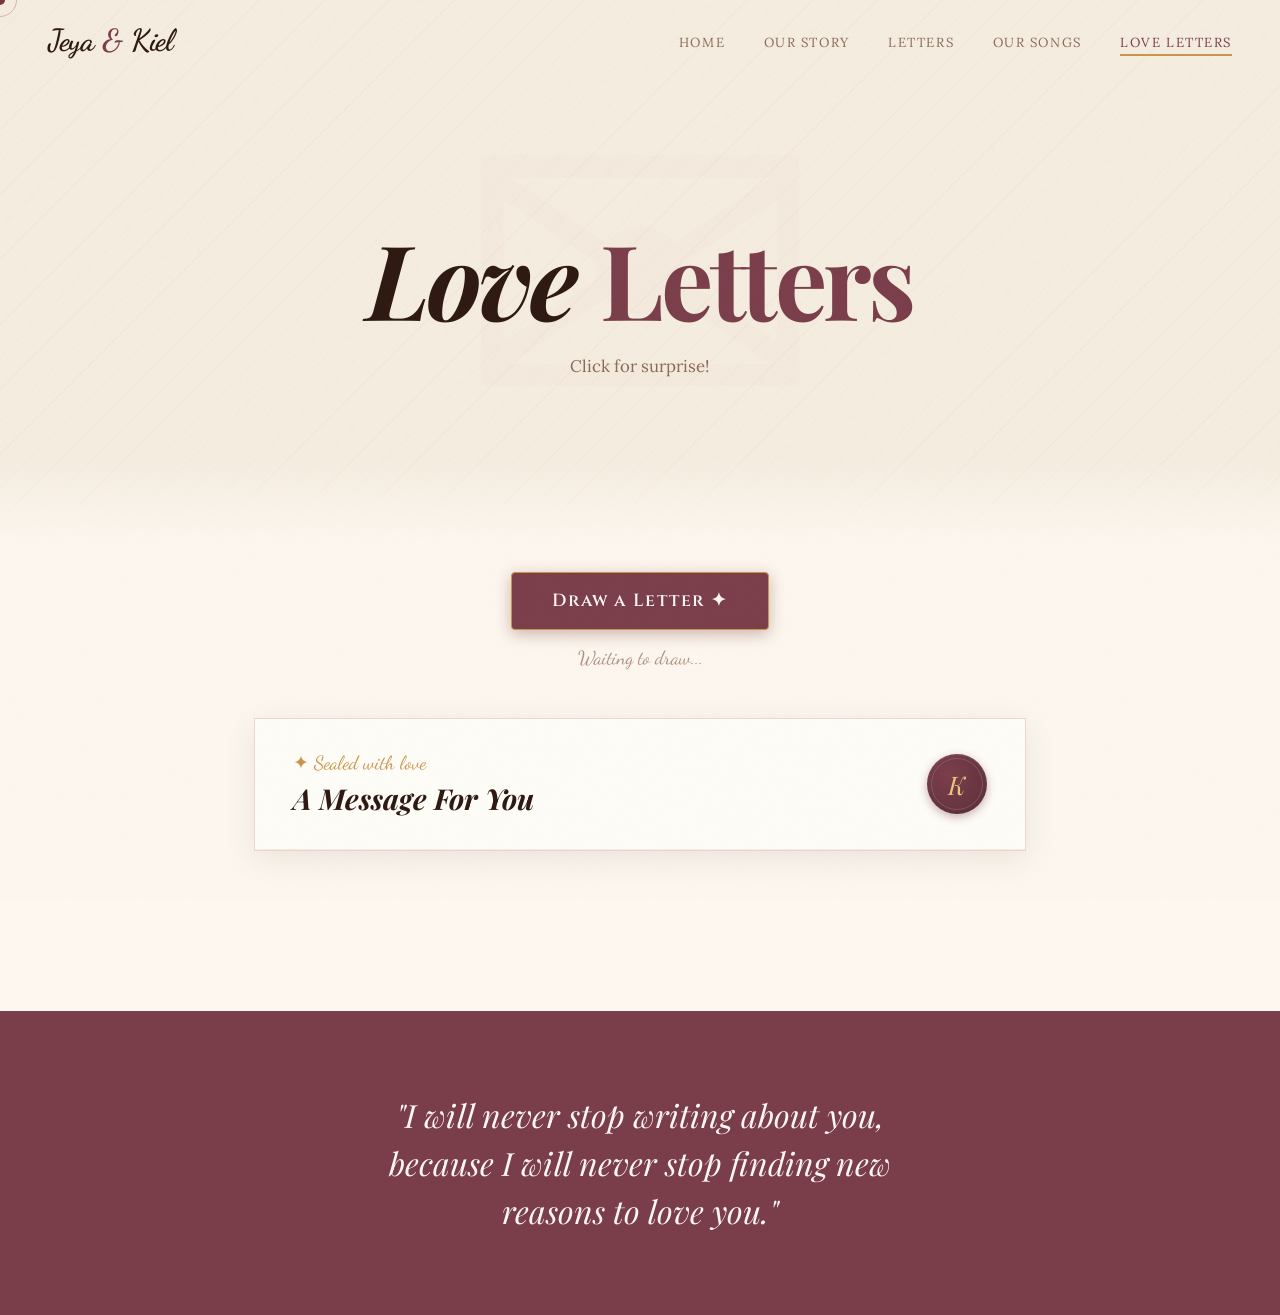
<file: letters.html>
<!DOCTYPE html>
<html lang="en">
<head>
  <meta charset="UTF-8" />
  <meta name="viewport" content="width=device-width, initial-scale=1.0" />
  <meta name="description" content="Love Letters — Draw a random memory from the vault." />
  <title>Love Letters — Film & Forever</title>
  
  <link href="https://fonts.googleapis.com/css2?family=Cormorant+Garamond:ital,wght@0,400;0,600;1,400;1,600&family=Lora:ital,wght@0,400;0,500;1,400&family=Dancing+Script:wght@400;500;600&family=Cinzel:wght@400;500;600&family=Playfair+Display:ital,wght@0,400;0,600;1,400;1,600&display=swap" rel="stylesheet">
  
  <link rel="stylesheet" href="css/style.css" />
  <link rel="stylesheet" href="css/letters.css" />
</head>
<body>

  <div class="cursor" id="cursor"></div>
  <div class="cursor-ring" id="cursor-ring"></div>
  <div class="grain"></div>
  <div class="page-curtain"></div>

  <div class="mobile-nav-overlay" id="mobile-nav">
    <button class="mobile-nav-close" id="mobile-nav-close">✕</button>
    <nav>
      <ul class="mobile-nav-links">
        <li><a href="index.html">Home</a></li>
        <li><a href="story.html">Our Story</a></li>
        <li><a href="blogs.html">Letters</a></li>
        <li><a href="playlist.html">Our Songs</a></li>
        <li><a href="letters.html" class="active">Love Letters</a></li>
      </ul>
    </nav>
    <p class="mobile-nav-deco">Written in stars ✦</p>
  </div>

  <header class="nav" id="nav">
    <a href="index.html" class="nav-logo">Jeya <em>&</em> Kiel</a>
    <nav>
      <ul class="nav-links">
        <li><a href="index.html">Home</a></li>
        <li><a href="story.html">Our Story</a></li>
        <li><a href="blogs.html">Letters</a></li>
        <li><a href="playlist.html">Our Songs</a></li>
        <li><a href="letters.html" class="active">Love Letters</a></li>
      </ul>
    </nav>
    <button class="nav-hamburger" id="nav-hamburger" aria-label="Menu">
      <span></span><span></span><span></span>
    </button>
  </header>

  <section class="letters-hero">
    <div class="letters-hero-content">
      <h1>Love <em>Letters</em></h1>
      <p>Click for surprise!</p>
    </div>
    <div class="letters-hero-deco"></div>
  </section>

  <section class="letters-section">
    
    <div class="roulette-controls">
      <button id="draw-btn" class="draw-btn">Draw a Letter ✦</button>
      <p id="roulette-status" class="roulette-status">Waiting to draw...</p>
    </div>

    <div class="envelope-card" id="master-envelope">
      <div class="envelope">
        
        <div class="envelope-flap">
          <div class="envelope-left">
            <span class="envelope-month-tag">✦ Sealed with love</span>
            <h2 class="envelope-title" id="env-title">A Message For You</h2>
          </div>
          <div class="envelope-right">
            <div class="wax-seal" id="env-seal">K</div>
          </div>
        </div>

        <div class="letter-content">
          <div class="letter-paper">
            
            <div class="letter-stamp">
              <span class="letter-stamp-icon">🕊️</span>
              <span class="letter-stamp-label">Forever</span>
            </div>

            <div class="letter-paper-content">
              <span class="letter-salutation">My Dearest Jeya,</span>
              
              <div class="letter-body" id="env-body">
                <p>The contents of this letter are currently hidden. Please click the "Draw a Letter" button above to let fate choose a message for you.</p>
              </div>
              
              <div class="letter-closing">
                <span class="letter-closing-word">Endlessly yours,</span>
                <span class="letter-signature">Kiel</span>
              </div>
            </div>

          </div>
        </div>
      </div>
    </div>

  </section>

  <section class="letters-quote">
    <blockquote>"I will never stop writing about you, because I will never stop finding new reasons to love you."</blockquote>
  </section>

  <script src="js/main.js"></script>
  <script src="js/letters.js"></script>
</body>
</html>
</file>
<file: css/style.css>
/* ===========================
   GLOBAL STYLES — style.css
   Film & Forever · Relationship Site
   =========================== */

@import url('https://fonts.googleapis.com/css2?family=Playfair+Display:ital,wght@0,400;0,500;0,600;0,700;1,400;1,500;1,600&family=Dancing+Script:wght@400;500;600;700&family=Lora:ital,wght@0,300;0,400;0,500;1,300;1,400;1,500&display=swap');

/* ── CSS Variables ── */
:root {
  --cream:        #fdf7ef;
  --cream-dark:   #f5ede0;
  --cream-mid:    #f9f1e6;
  --blush:        #f0d5cb;
  --blush-light:  #fae8e2;
  --rose:         #c4877a;
  --rose-dark:    #a96158;
  --wine:         #7a3d4a;
  --wine-dark:    #5a2d38;
  --dark:         #2c1810;
  --text:         #4a3728;
  --text-light:   #8a6a58;
  --text-muted:   #b09080;
  --gold:         #c9954a;
  --gold-light:   #e8c87a;
  --gold-pale:    #f4e4b8;
  --white:        #fffdf8;
  --shadow-sm:    rgba(44, 24, 16, 0.08);
  --shadow:       rgba(44, 24, 16, 0.15);
  --shadow-md:    rgba(44, 24, 16, 0.22);
  --shadow-deep:  rgba(44, 24, 16, 0.35);
}

/* ── Reset & Base ── */
*, *::before, *::after {
  margin: 0;
  padding: 0;
  box-sizing: border-box;
}

html {
  scroll-behavior: smooth;
  font-size: 16px;
}

body {
  font-family: 'Lora', Georgia, serif;
  color: var(--text);
  background: var(--cream);
  overflow-x: hidden;
  cursor: none;
  -webkit-font-smoothing: antialiased;
}

img { display: block; max-width: 100%; }
a { color: inherit; text-decoration: none; }
button { cursor: none; font-family: inherit; }
ul, ol { list-style: none; }

/* ── Custom Cursor ── */
.cursor {
  width: 10px;
  height: 10px;
  border-radius: 50%;
  background: var(--wine);
  position: fixed;
  top: 0; left: 0;
  pointer-events: none;
  z-index: 9999;
  transform: translate(-50%, -50%);
  transition: transform 0.08s ease, background 0.25s ease,
              width 0.25s ease, height 0.25s ease;
  mix-blend-mode: multiply;
}
.cursor-ring {
  width: 34px;
  height: 34px;
  border-radius: 50%;
  border: 1.5px solid var(--rose);
  position: fixed;
  top: 0; left: 0;
  pointer-events: none;
  z-index: 9998;
  transform: translate(-50%, -50%);
  transition: transform 0.18s ease, opacity 0.25s ease, width 0.25s ease, height 0.25s ease;
  opacity: 0.55;
}
.cursor.hovered { width: 18px; height: 18px; background: var(--gold); }
.cursor-ring.hovered { width: 44px; height: 44px; opacity: 0.3; border-color: var(--gold); }

/* ── Film Grain Overlay ── */
.grain {
  position: fixed;
  inset: 0;
  pointer-events: none;
  z-index: 9990;
  opacity: 0.035;
  background-image: url("data:image/svg+xml,%3Csvg xmlns='http://www.w3.org/2000/svg' width='400' height='400'%3E%3Cfilter id='n'%3E%3CfeTurbulence type='fractalNoise' baseFrequency='0.85' numOctaves='4' stitchTiles='stitch'/%3E%3C/filter%3E%3Crect width='400' height='400' filter='url(%23n)'/%3E%3C/svg%3E");
  background-repeat: repeat;
  background-size: 256px;
  animation: grainAnim 0.5s steps(2) infinite;
}
@keyframes grainAnim {
  0%  { transform: translate(0,    0);   }
  10% { transform: translate(-3%,  2%);  }
  20% { transform: translate(2%,  -3%);  }
  30% { transform: translate(-1%,  4%);  }
  40% { transform: translate(4%,  -1%);  }
  50% { transform: translate(-2%,  3%);  }
  60% { transform: translate(3%,  -2%);  }
  70% { transform: translate(-4%,  1%);  }
  80% { transform: translate(2%,  -4%);  }
  90% { transform: translate(-1%,  3%);  }
}

/* ── Navigation ── */
.nav {
  position: fixed;
  top: 0; left: 0; right: 0;
  z-index: 500;
  padding: 1.4rem 3rem;
  display: flex;
  align-items: center;
  justify-content: space-between;
  transition: background 0.4s ease, backdrop-filter 0.4s ease, padding 0.4s ease;
}
.nav.scrolled {
  background: rgba(253, 247, 239, 0.94);
  backdrop-filter: blur(12px);
  -webkit-backdrop-filter: blur(12px);
  padding: 1rem 3rem;
  box-shadow: 0 1px 0 var(--shadow-sm);
}
.nav-logo {
  font-family: 'Dancing Script', cursive;
  font-size: 1.9rem;
  color: var(--white);
  font-weight: 700;
  letter-spacing: -0.01em;
  transition: color 0.4s ease;
}
.nav.scrolled .nav-logo { color: var(--wine); }
.nav-logo em { color: var(--gold-light); font-style: normal; }
.nav.scrolled .nav-logo em { color: var(--gold); }

.nav-links {
  display: flex;
  gap: 2.4rem;
  align-items: center;
}
.nav-links a {
  font-family: 'Lora', serif;
  font-size: 0.82rem;
  color: rgba(255,255,255,0.88);
  letter-spacing: 0.12em;
  text-transform: uppercase;
  position: relative;
  transition: color 0.3s ease;
}
.nav.scrolled .nav-links a { color: var(--text); }
.nav-links a::after {
  content: '';
  position: absolute;
  bottom: -5px; left: 0;
  width: 0; height: 1.5px;
  background: var(--gold);
  transition: width 0.35s ease;
}
.nav-links a:hover::after,
.nav-links a.active::after { width: 100%; }
.nav-links a:hover { color: var(--white); }
.nav.scrolled .nav-links a:hover { color: var(--wine); }

/* Hamburger */
.nav-hamburger {
  display: none;
  flex-direction: column;
  justify-content: center;
  gap: 5px;
  background: none; border: none;
  padding: 6px; cursor: none;
}
.nav-hamburger span {
  display: block;
  width: 22px; height: 1.5px;
  background: var(--white);
  transition: all 0.35s ease;
}
.nav.scrolled .nav-hamburger span { background: var(--text); }
.nav-hamburger.open span:nth-child(1) { transform: translateY(6.5px) rotate(45deg); }
.nav-hamburger.open span:nth-child(2) { opacity: 0; }
.nav-hamburger.open span:nth-child(3) { transform: translateY(-6.5px) rotate(-45deg); }

/* Mobile Nav */
.mobile-nav-overlay {
  position: fixed;
  inset: 0;
  background: var(--dark);
  z-index: 400;
  display: flex;
  flex-direction: column;
  align-items: center;
  justify-content: center;
  transform: translateY(-100%);
  transition: transform 0.6s cubic-bezier(0.76, 0, 0.24, 1);
}
.mobile-nav-overlay.open { transform: translateY(0); }
.mobile-nav-links {
  display: flex;
  flex-direction: column;
  align-items: center;
  gap: 2.8rem;
}
.mobile-nav-links a {
  font-family: 'Playfair Display', serif;
  font-size: clamp(1.8rem, 6vw, 2.5rem);
  color: var(--cream);
  font-style: italic;
  font-weight: 500;
  letter-spacing: -0.01em;
  transition: color 0.3s ease;
  opacity: 0;
  transform: translateY(20px);
  transition: opacity 0.4s ease, transform 0.4s ease, color 0.3s ease;
}
.mobile-nav-overlay.open .mobile-nav-links a {
  opacity: 1;
  transform: translateY(0);
}
.mobile-nav-overlay.open .mobile-nav-links a:nth-child(1) { transition-delay: 0.15s; }
.mobile-nav-overlay.open .mobile-nav-links a:nth-child(2) { transition-delay: 0.22s; }
.mobile-nav-overlay.open .mobile-nav-links a:nth-child(3) { transition-delay: 0.29s; }
.mobile-nav-overlay.open .mobile-nav-links a:nth-child(4) { transition-delay: 0.36s; }
.mobile-nav-overlay.open .mobile-nav-links a:nth-child(5) { transition-delay: 0.43s; }
.mobile-nav-overlay.open .mobile-nav-links a:nth-child(6) { transition-delay: 0.50s; }
.mobile-nav-links a:hover { color: var(--gold-light); }
.mobile-nav-close {
  position: absolute;
  top: 1.4rem; right: 1.4rem;
  background: none; border: none;
  color: var(--cream);
  font-size: 1.4rem;
  cursor: none; padding: 8px;
  opacity: 0.7;
  transition: opacity 0.3s;
}
.mobile-nav-close:hover { opacity: 1; }
.mobile-nav-deco {
  margin-top: 3rem;
  font-family: 'Dancing Script', cursive;
  font-size: 1.1rem;
  color: var(--text-muted);
  letter-spacing: 0.05em;
}

/* ── Page Transition Curtain ── */
.page-curtain {
  position: fixed;
  inset: 0;
  background: var(--dark);
  z-index: 9994;
  transform: scaleY(0);
  transform-origin: top;
  pointer-events: none;
}

/* ── Shared Typography ── */
.display-title {
  font-family: 'Playfair Display', serif;
  font-size: clamp(2.8rem, 6vw, 5rem);
  font-weight: 700;
  font-style: italic;
  line-height: 1.05;
  color: var(--dark);
  letter-spacing: -0.02em;
}
.section-eyebrow {
  font-family: 'Dancing Script', cursive;
  font-size: clamp(1rem, 2.5vw, 1.4rem);
  color: var(--gold);
  display: block;
  margin-bottom: 0.6rem;
}
.section-body {
  font-family: 'Lora', serif;
  font-size: 1.05rem;
  line-height: 1.8;
  color: var(--text-light);
}

/* ── Decorative Divider ── */
.deco-divider {
  display: flex;
  align-items: center;
  gap: 1rem;
  margin: 1.2rem 0;
}
.deco-divider::before,
.deco-divider::after {
  content: '';
  flex: 1;
  height: 1px;
  background: linear-gradient(to right, transparent, var(--gold), transparent);
}
.deco-divider span {
  font-family: 'Dancing Script', cursive;
  color: var(--gold);
  font-size: 1rem;
}

/* ── Polaroid Component (shared) ── */
.polaroid {
  background: var(--white);
  padding: 10px 10px 36px;
  box-shadow: 0 3px 14px var(--shadow), 0 1px 2px var(--shadow-sm);
  position: relative;
  transition: transform 0.4s cubic-bezier(0.34, 1.56, 0.64, 1), box-shadow 0.4s ease;
  user-select: none;
}
.polaroid-photo {
  width: 100%;
  aspect-ratio: 1 / 1.05;
  display: flex;
  align-items: center;
  justify-content: center;
  overflow: hidden;
  position: relative;
}
.polaroid-photo img {
  width: 100%; height: 100%;
  object-fit: cover;
}
.polaroid-photo-icon {
  font-size: 2rem;
  opacity: 0.6;
  pointer-events: none;
}
.polaroid-caption {
  position: absolute;
  bottom: 8px; left: 0; right: 0;
  text-align: center;
  font-family: 'Dancing Script', cursive;
  font-size: 0.78rem;
  color: var(--text-light);
  letter-spacing: 0.02em;
  padding: 0 6px;
  white-space: nowrap;
  overflow: hidden;
  text-overflow: ellipsis;
}

/* ── Buttons ── */
.btn {
  display: inline-flex;
  align-items: center;
  gap: 0.6rem;
  font-family: 'Lora', serif;
  font-size: 0.88rem;
  letter-spacing: 0.1em;
  text-transform: uppercase;
  cursor: none;
  border: none;
  position: relative;
  overflow: hidden;
  transition: all 0.35s ease;
}
.btn-wine {
  padding: 0.95rem 2.4rem;
  background: var(--wine);
  color: var(--cream);
}
.btn-wine::before {
  content: '';
  position: absolute;
  inset: 0;
  background: var(--wine-dark);
  transform: scaleX(0);
  transform-origin: right;
  transition: transform 0.4s ease;
}
.btn-wine:hover::before { transform: scaleX(1); transform-origin: left; }
.btn-wine span { position: relative; z-index: 1; }

.btn-outline-wine {
  padding: 0.9rem 2.2rem;
  background: transparent;
  color: var(--wine);
  border: 1.5px solid var(--wine);
}
.btn-outline-wine:hover {
  background: var(--wine);
  color: var(--cream);
}
.btn-outline-white {
  padding: 0.9rem 2.2rem;
  background: transparent;
  color: var(--white);
  border: 1.5px solid rgba(255,255,255,0.6);
}
.btn-outline-white:hover {
  background: rgba(255,255,255,0.15);
  border-color: var(--white);
}

/* ── Scroll Reveal ── */
.reveal {
  opacity: 0;
  transform: translateY(36px);
  transition: opacity 0.9s cubic-bezier(0.22, 1, 0.36, 1),
              transform 0.9s cubic-bezier(0.22, 1, 0.36, 1);
}
.reveal.visible { opacity: 1; transform: translateY(0); }
.reveal-delay-1 { transition-delay: 0.15s; }
.reveal-delay-2 { transition-delay: 0.3s; }
.reveal-delay-3 { transition-delay: 0.45s; }
.reveal-delay-4 { transition-delay: 0.6s; }

/* ── Scrollbar ── */
::-webkit-scrollbar { width: 5px; }
::-webkit-scrollbar-track { background: var(--cream-dark); }
::-webkit-scrollbar-thumb { background: var(--rose); border-radius: 3px; }
::-webkit-scrollbar-thumb:hover { background: var(--wine); }

/* ── Responsive: Mobile ── */
@media (max-width: 768px) {
  body { cursor: auto; }
  .cursor, .cursor-ring { display: none; }
  .nav { padding: 1rem 1.4rem; }
  .nav.scrolled { padding: 0.9rem 1.4rem; }
  .nav-links { display: none; }
  .nav-hamburger { display: flex; }
}
</file>
<file: css/letters.css>
/* ===========================
   LETTERS PAGE — letters.css
   =========================== */

/* ── Hero ── */
.letters-hero {
  min-height: 60vh;
  background: var(--cream-dark);
  display: flex;
  align-items: center;
  justify-content: center;
  text-align: center;
  padding: 9rem 2rem 5rem;
  position: relative;
  overflow: hidden;
}
.letters-hero::before {
  content: '';
  position: absolute;
  inset: 0;
  background: repeating-linear-gradient(
    -45deg,
    transparent,
    transparent 22px,
    rgba(196,135,122,0.05) 22px,
    rgba(196,135,122,0.05) 23px
  );
  pointer-events: none;
}
.letters-hero::after {
  content: '✉';
  position: absolute;
  top: 50%; left: 50%;
  transform: translate(-50%, -50%);
  font-size: 28rem;
  color: var(--blush);
  opacity: 0.12;
  pointer-events: none;
  line-height: 1;
}
.letters-hero-content { position: relative; z-index: 2; }
.letters-hero h1 {
  font-family: 'Playfair Display', serif;
  font-size: clamp(3rem, 9vw, 6.5rem);
  font-style: italic;
  font-weight: 700;
  color: var(--dark);
  line-height: 1.05;
  letter-spacing: -0.03em;
}
.letters-hero h1 em { color: var(--wine); font-style: normal; }
.letters-hero p {
  margin-top: 1.2rem;
  font-family: 'Lora', serif;
  font-size: 1.05rem;
  color: var(--text-light);
  max-width: 480px;
  margin-left: auto; margin-right: auto;
  line-height: 1.8;
}
.letters-hero-deco {
  position: absolute;
  bottom: 0; left: 0; width: 100%; height: 80px;
  background: linear-gradient(to bottom, transparent, var(--cream));
  pointer-events: none; z-index: 3;
}

/* ── Roulette Controls ── */
.roulette-controls {
  text-align: center;
  margin-bottom: 3rem;
}
.draw-btn {
  background: var(--wine);
  color: var(--cream);
  font-family: 'Cinzel', serif;
  font-size: 1.1rem;
  font-weight: 600;
  letter-spacing: 0.1em;
  padding: 1rem 2.5rem;
  border: 1px solid var(--gold);
  border-radius: 4px;
  cursor: pointer;
  box-shadow: 0 4px 15px rgba(92, 26, 27, 0.3);
  transition: all 0.3s ease;
}
.draw-btn:hover {
  background: var(--wine-dark);
  transform: translateY(-3px);
  box-shadow: 0 8px 25px rgba(92, 26, 27, 0.4);
}
.draw-btn:disabled {
  background: var(--text-muted);
  border-color: var(--text-muted);
  cursor: not-allowed;
  transform: translateY(0);
  box-shadow: none;
}
.roulette-status {
  font-family: 'Dancing Script', cursive;
  font-size: 1.2rem;
  color: var(--text-muted);
  margin-top: 1rem;
  min-height: 1.5rem;
}

/* ── Letters Container ── */
.letters-section {
  padding: 2rem 4rem 8rem;
  max-width: 900px;
  margin: 0 auto;
}

/* ── Envelope Card ── */
.envelope-card {
  margin-bottom: 2rem;
  position: relative;
}
.envelope {
  background: var(--white);
  border: 1px solid var(--blush);
  box-shadow: 0 8px 30px rgba(44, 24, 16, 0.08);
  position: relative;
  overflow: hidden;
  transition: box-shadow 0.4s ease, transform 0.4s ease, border-color 0.4s ease;
}
.envelope.is-open {
  border-color: var(--gold);
  box-shadow: 0 15px 45px rgba(201, 149, 74, 0.15);
}

.envelope-flap {
  padding: 2rem 2.4rem;
  display: flex;
  align-items: center;
  justify-content: space-between;
  border-bottom: 1px solid var(--cream-dark);
  position: relative;
  transition: background 0.4s ease;
}
.envelope.is-open .envelope-flap {
  background: var(--gold-pale);
  border-bottom-color: var(--gold-light);
}

/* Roulette Blur Animation Text */
.spinning-text {
  filter: blur(4px);
  opacity: 0.7;
  transform: scale(0.98);
  transition: filter 0.1s, opacity 0.1s, transform 0.1s;
}

.envelope-left {
  display: flex;
  flex-direction: column;
  gap: 0.3rem;
}
.envelope-month-tag {
  font-family: 'Dancing Script', cursive;
  font-size: 1.2rem;
  color: var(--gold);
}
.envelope-title {
  font-family: 'Playfair Display', serif;
  font-size: 1.8rem;
  font-style: italic;
  color: var(--dark);
}

.envelope-right {
  display: flex;
  align-items: center;
  gap: 1rem;
}

/* Wax seal */
.wax-seal {
  width: 60px; height: 60px;
  border-radius: 50%;
  background: radial-gradient(circle at 35% 35%, var(--wine), var(--wine-dark));
  display: flex; align-items: center; justify-content: center;
  font-family: 'Playfair Display', serif;
  font-style: italic;
  color: var(--gold-light);
  font-size: 1.6rem;
  box-shadow:
    0 3px 10px rgba(122,61,74,0.4),
    inset 0 1px 3px rgba(255,255,255,0.15),
    inset 0 -1px 3px rgba(0,0,0,0.2);
  position: relative;
  flex-shrink: 0;
  transition: transform 0.6s cubic-bezier(0.34, 1.56, 0.64, 1), opacity 0.4s ease;
}
.envelope.is-open .wax-seal { 
  transform: rotate(360deg) scale(0.85); 
  opacity: 0.3; 
}
.wax-seal::after {
  content: '';
  position: absolute;
  inset: 4px;
  border-radius: 50%;
  border: 1px solid rgba(255,255,255,0.15);
}

/* ── Letter Content (expandable) ── */
.letter-content {
  max-height: 0;
  overflow: hidden;
  transition: max-height 1s cubic-bezier(0.22, 1, 0.36, 1), padding 0.6s ease;
  padding: 0 3.5rem;
  background: var(--white);
}
.envelope.is-open .letter-content {
  max-height: 2000px;
  padding: 3rem 3.5rem 3.5rem;
}

/* Aged paper texture inside */
.letter-paper {
  position: relative;
  padding: 3.5rem 3.5rem;
  background: #fdf9f0;
  border: 1px solid #e8dcc8;
  box-shadow: inset 0 1px 15px rgba(44,24,16,0.03);
}
.letter-paper::before {
  content: '';
  position: absolute;
  inset: 0;
  background: repeating-linear-gradient(
    0deg,
    transparent,
    transparent 31px,
    rgba(196,135,122,0.07) 31px,
    rgba(196,135,122,0.07) 32px
  );
  pointer-events: none;
}
.letter-paper-content { position: relative; z-index: 1; }

/* Letter typography */
.letter-salutation {
  font-family: 'Dancing Script', cursive;
  font-size: 1.8rem;
  color: var(--wine);
  margin-bottom: 1.5rem;
  display: block;
}
.letter-body {
  font-family: 'Lora', serif;
  font-size: 1.1rem;
  line-height: 2.1;
  color: var(--text);
}
.letter-body p { margin-bottom: 1.5rem; }
.letter-body p:last-child { margin-bottom: 0; }
.letter-body p:first-child::first-letter {
  font-family: 'Playfair Display', serif;
  font-size: 4rem;
  font-style: italic;
  color: var(--wine);
  float: left;
  line-height: 0.75;
  margin: 0.15em 0.1em 0 0;
  font-weight: 700;
}
.letter-closing {
  margin-top: 3rem;
  display: flex;
  flex-direction: column;
  align-items: flex-end;
}
.letter-closing-word {
  font-family: 'Dancing Script', cursive;
  font-size: 1.4rem;
  color: var(--text-light);
  display: block;
}
.letter-signature {
  font-family: 'Dancing Script', cursive;
  font-size: 2.5rem;
  color: var(--wine);
  margin-top: 0.3rem;
  display: block;
}

/* Postage stamp */
.letter-stamp {
  position: absolute;
  top: 2rem; right: 2rem;
  width: 65px;
  padding: 6px;
  background: var(--white);
  border: 2px solid var(--blush);
  box-shadow: 0 4px 12px var(--shadow-sm);
  text-align: center;
  font-size: 1.8rem;
  transform: rotate(4deg);
}
.letter-stamp-label {
  font-family: 'Lora', serif;
  font-size: 0.55rem;
  letter-spacing: 0.1em;
  text-transform: uppercase;
  color: var(--text-muted);
  margin-top: 4px;
  display: block;
}
.letter-stamp::before {
  content: ''; position: absolute; inset: -8px;
  border: 2px dotted var(--blush); pointer-events: none;
}

/* ── Featured Quote ── */
.letters-quote {
  background: var(--wine);
  padding: 5rem 3rem;
  text-align: center;
}
.letters-quote blockquote {
  font-family: 'Playfair Display', serif;
  font-size: clamp(1.3rem, 3vw, 2rem);
  font-style: italic;
  color: var(--cream);
  max-width: 600px;
  margin: 0 auto;
  line-height: 1.5;
}
.letters-quote cite {
  display: block;
  margin-top: 1.2rem;
  font-family: 'Dancing Script', cursive;
  font-size: 1.1rem;
  color: var(--gold-light);
  font-style: normal;
}

/* ── Responsive ── */
@media (max-width: 768px) {
  .letters-section { padding: 2rem 1.5rem 6rem; }
  .envelope-flap { padding: 1.5rem; }
  .envelope.is-open .letter-content { padding: 2rem 1.5rem 2.5rem; }
  .letter-paper { padding: 2rem 1.5rem; }
  .envelope-title { font-size: 1.5rem; }
  .letter-stamp { display: none; }
}
@media (max-width: 480px) {
  .letters-hero { padding: 8rem 1.5rem 4rem; }
  .letters-hero::after { font-size: 16rem; }
  .wax-seal { width: 45px; height: 45px; font-size: 1.2rem; }
}

/* ══════════════════════════════════════════════
   NAVIGATION COLOR OVERRIDES (Only for this page)
   ══════════════════════════════════════════════ */

/* 1. Change the main Logo text color */
#nav .nav-logo {
  color: var(--dark); /* Replace with any color you want */
}

/* 2. Change the "&" symbol in the logo */
#nav .nav-logo em {
  color: var(--wine); 
}

/* 3. Change the standard link text colors */
#nav .nav-links a {
  color: var(--text-light);
}

/* 4. Change the color when hovering or when the link is "active" */
#nav .nav-links a:hover,
#nav .nav-links a.active {
  color: var(--wine);
}

/* 5. Change the color of the 3 lines for the Mobile Hamburger menu */
#nav .nav-hamburger span {
  background-color: var(--dark);
}
</file>
